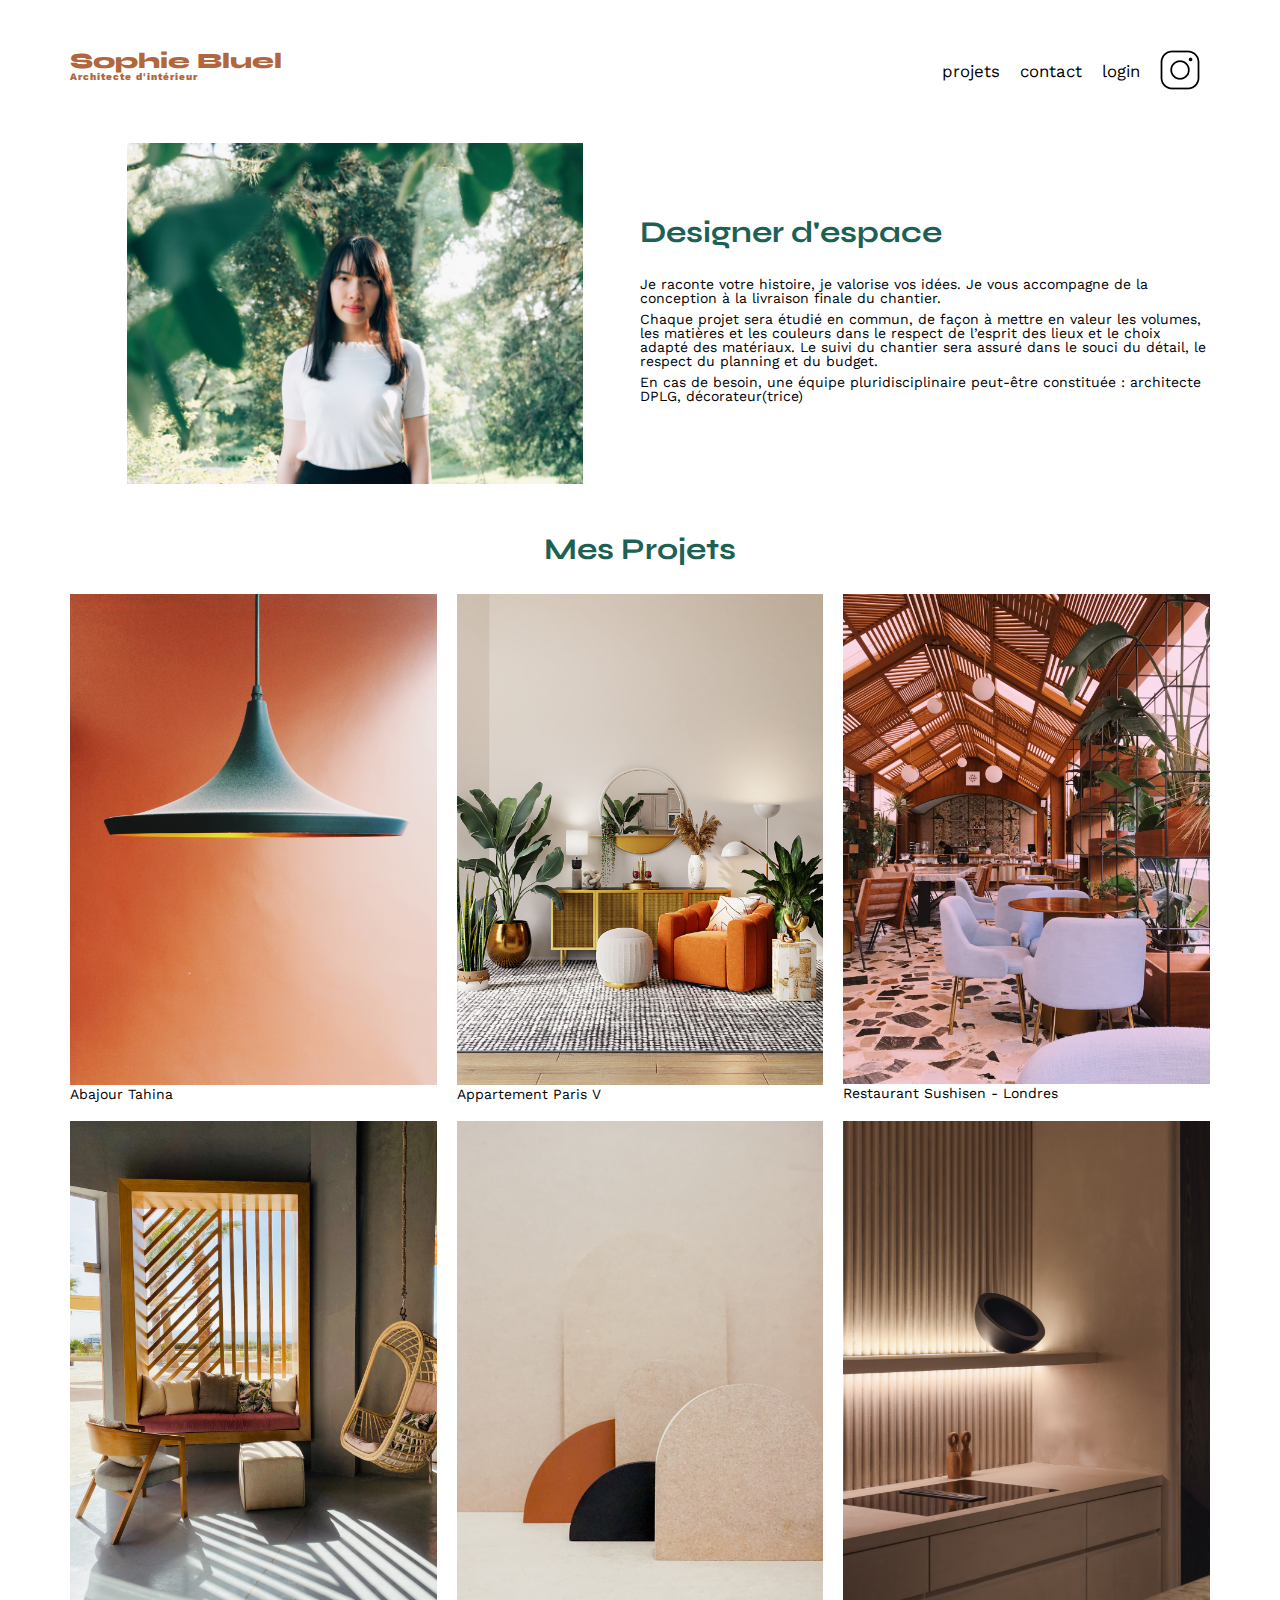
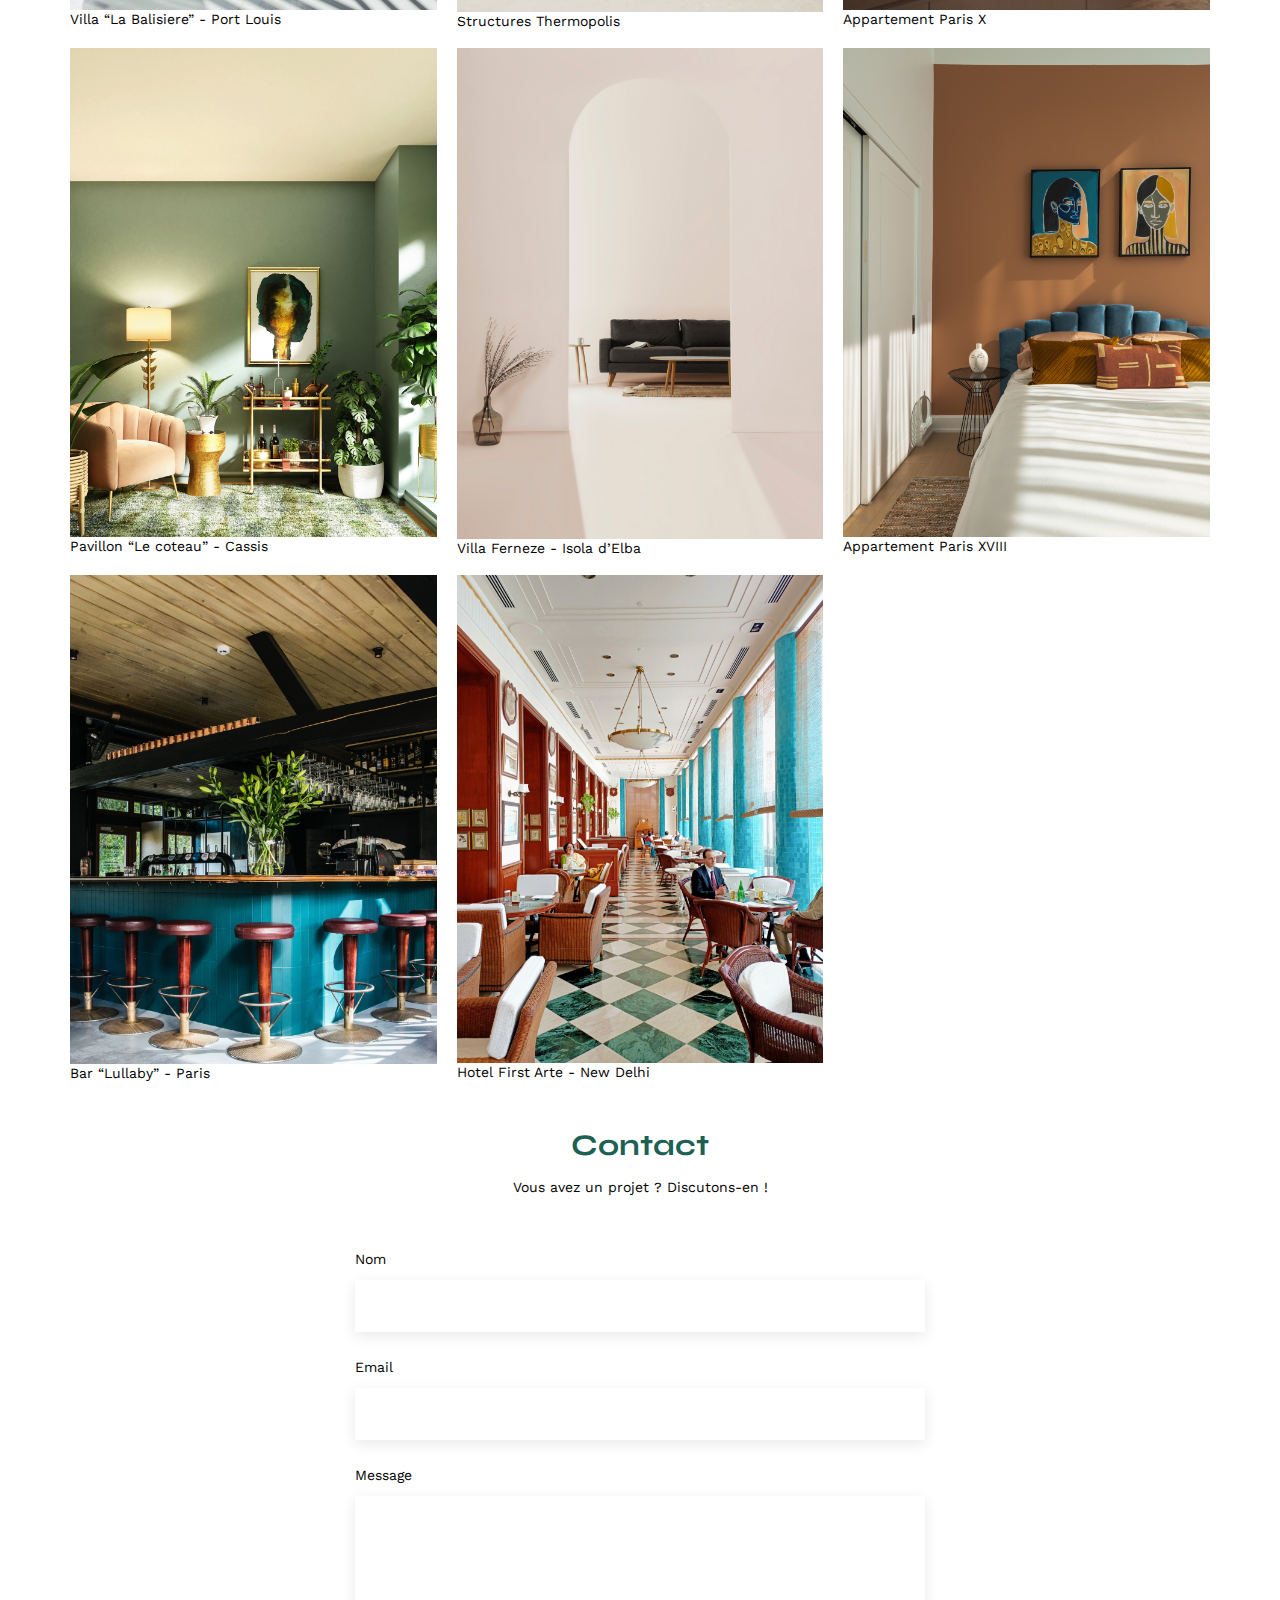
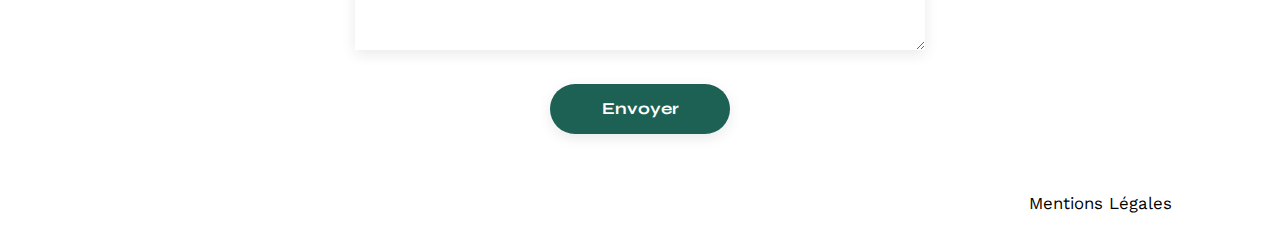
<file: FrontEnd/index.html>
<!DOCTYPE html>
<html lang="fr">
<head>
	<meta charset="UTF-8">
	<title>Sophie Bluel - Architecte d'intérieur</title>
	<meta name="viewport" content="width=device-width, initial-scale=1.0">
	<link rel="preconnect" href="https://fonts.googleapis.com">
	<link rel="preconnect" href="https://fonts.gstatic.com" crossorigin>
	<link href="https://fonts.googleapis.com/css2?family=Syne:wght@700;800&family=Work+Sans&display=swap" rel="stylesheet">
	<meta name="description" content="">
	<link rel="stylesheet" href="./assets/style.css">
</head>
<body>
<header>
	<h1>Sophie Bluel <span>Architecte d'intérieur</span></h1>
	<nav>
		<ul>
			<li>projets</li>
			<li>contact</li>
			<li>login</li>
			<li><img src="./assets/icons/instagram.png" alt="Instagram"></li>
		</ul>
	</nav>
</header>
<main>
	<section id="introduction">
		<figure>
			<img src="./assets/images/sophie-bluel.png" alt="">
		</figure>
		<article>
			<h2>Designer d'espace</h2>
			<p>Je raconte votre histoire, je valorise vos idées. Je vous accompagne de la conception à la livraison finale du chantier.</p>
			<p>Chaque projet sera étudié en commun, de façon à mettre en valeur les volumes, les matières et les couleurs dans le respect de l’esprit des lieux et le choix adapté des matériaux. Le suivi du chantier sera assuré dans le souci du détail, le respect du planning et du budget.</p>
			<p>En cas de besoin, une équipe pluridisciplinaire peut-être constituée : architecte DPLG, décorateur(trice)</p>
		</article>
	</section>
	<section id="portfolio">
		<h2>Mes Projets</h2>
		<div class="gallery">
			<figure>
				<img src="assets/images/abajour-tahina.png" alt="Abajour Tahina">
				<figcaption>Abajour Tahina</figcaption>
			</figure>
			<figure>
				<img src="assets/images/appartement-paris-v.png" alt="Appartement Paris V">
				<figcaption>Appartement Paris V</figcaption>
			</figure>
			<figure>
				<img src="assets/images/restaurant-sushisen-londres.png" alt="Restaurant Sushisen - Londres">
				<figcaption>Restaurant Sushisen - Londres</figcaption>
			</figure>
			<figure>
				<img src="assets/images/la-balisiere.png" alt="Villa “La Balisiere” - Port Louis">
				<figcaption>Villa “La Balisiere” - Port Louis</figcaption>
			</figure>
			<figure>
				<img src="assets/images/structures-thermopolis.png" alt="Structures Thermopolis">
				<figcaption>Structures Thermopolis</figcaption>
			</figure>
			<figure>
				<img src="assets/images/appartement-paris-x.png" alt="Appartement Paris X">
				<figcaption>Appartement Paris X</figcaption>
			</figure>
			<figure>
				<img src="assets/images/le-coteau-cassis.png" alt="Pavillon “Le coteau” - Cassis">
				<figcaption>Pavillon “Le coteau” - Cassis</figcaption>
			</figure>
			<figure>
				<img src="assets/images/villa-ferneze.png" alt="Villa Ferneze - Isola d’Elba">
				<figcaption>Villa Ferneze - Isola d’Elba</figcaption>
			</figure>
			<figure>
				<img src="assets/images/appartement-paris-xviii.png" alt="Appartement Paris XVIII">
				<figcaption>Appartement Paris XVIII</figcaption>
			</figure>
			<figure>
				<img src="assets/images/bar-lullaby-paris.png" alt="Bar “Lullaby” - Paris">
				<figcaption>Bar “Lullaby” - Paris</figcaption>
			</figure>
			<figure>
				<img src="assets/images/hotel-first-arte-new-delhi.png" alt="Hotel First Arte - New Delhi">
				<figcaption>Hotel First Arte - New Delhi</figcaption>
			</figure>
		</div>
	</section>
	<section id="contact">
		<h2>Contact</h2>
		<p>Vous avez un projet ? Discutons-en !</p>
		<form action="#" method="post">
			<label for="name">Nom</label>
			<input type="text" name="name" id="name">
			<label for="email">Email</label>
			<input type="email" name="email" id="email">
			<label for="message">Message</label>
			<textarea name="message" id="message" cols="30" rows="10"></textarea>
			<input type="submit" value="Envoyer">
		</form>
	</section>
</main>

<footer>
	<nav>
		<ul>
			<li>Mentions Légales</li>
		</ul>
	</nav>
</footer>
</body>
</html>
</file>
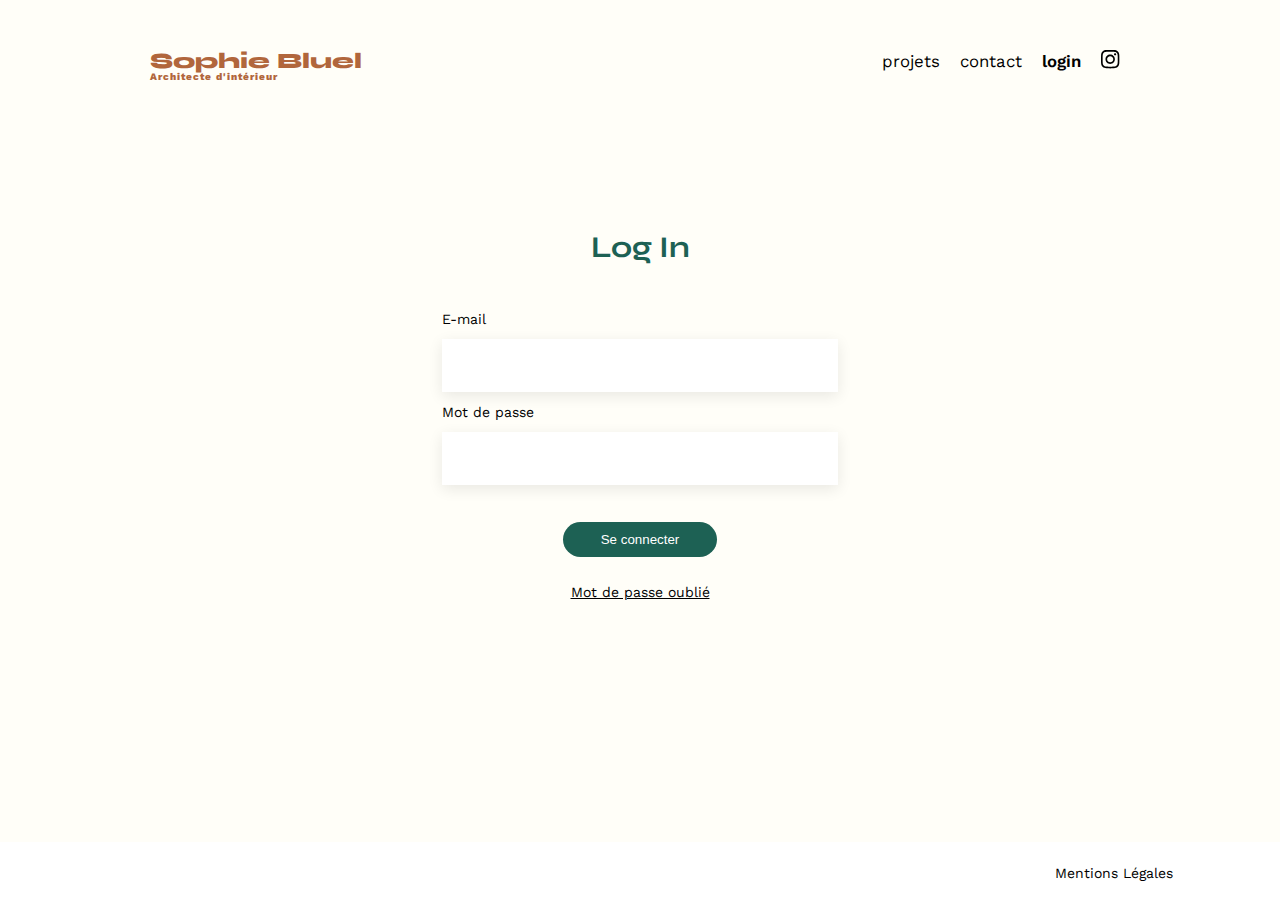
<file: FrontEnd/formulaire.html>
<!DOCTYPE html>
<html lang="fr">
  <head>
    <meta charset="UTF-8" />
    <title>Formulaire</title>
    <meta name="viewport" content="width=device-width, initial-scale=1.0" />
    <link rel="preconnect" href="https://fonts.googleapis.com" />
    <link rel="preconnect" href="https://fonts.gstatic.com" crossorigin />
    <link
      href="https://fonts.googleapis.com/css2?family=Syne:wght@700;800&family=Work+Sans&display=swap"
      rel="stylesheet"
    />
    <link
      rel="stylesheet"
      href="https://cdnjs.cloudflare.com/ajax/libs/font-awesome/6.2.1/css/all.min.css"
      integrity="sha512-MV7K8+y+gLIBoVD59lQIYicR65iaqukzvf/nwasF0nqhPay5w/9lJmVM2hMDcnK1OnMGCdVK+iQrJ7lzPJQd1w=="
      crossorigin="anonymous"
      referrerpolicy="no-referrer"
    />
    <meta name="description" content="" />
    <link rel="stylesheet" href="./assets/formulaire.css" />
    <script type="module" src="./JS/form.js" defer></script>
  </head>
  <body>
    <header>
      <h1>Sophie Bluel <span>Architecte d'intérieur</span></h1>
      <nav class="navbar">
        <ul>
          <a href="./index.html">
            <li>projets</li>
          </a>
          <li>contact</li>
          <li class="selected">login</li>
          <li>
            <img
              src="./assets/icons/instgrame_gras.svg"
              alt="Instagram"
              class="logo"
            />
          </li>
        </ul>
      </nav>
    </header>
    <main>
      <section id="formulaire-connexion">
        <h2>Log In</h2>
        <form method="get" action="">
          <label for="email">E-mail</label> <br />
          <input type="email" name="email" id="email" /> <br />
          <label for="password">Mot de passe</label> <br />
          <input type="password" name="password" id="password" /> <br />
          <button type="submit">Se connecter</button>
        </form>
        <aside class="formulaire-connexion__forget">Mot de passe oublié</aside>
      </section>
      <div class="popup inactive">
        <div class="popup__btn">
          <i class="fa-regular fa-circle-xmark"></i>
        </div>
        <div class="popup__txt"></div>
      </div>
    </main>
    <footer>
      <nav>
        <ul>
          <li>Mentions Légales</li>
        </ul>
      </nav>
    </footer>
  </body>
</html>
</file>
<file: FrontEnd/assets/style.css>
/* http://meyerweb.com/eric/tools/css/reset/
   v2.0 | 20110126
   License: none (public domain)
*/

html, body, div, span, applet, object, iframe,
h1, h2, h3, h4, h5, h6, p, blockquote, pre,
a, abbr, acronym, address, big, cite, code,
del, dfn, em, img, ins, kbd, q, s, samp,
small, strike, strong, sub, sup, tt, var,
b, u, i, center,
dl, dt, dd, ol, ul, li,
fieldset, form, label, legend,
table, caption, tbody, tfoot, thead, tr, th, td,
article, aside, canvas, details, embed,
figure, figcaption, footer, header, hgroup,
menu, nav, output, ruby, section, summary,
time, mark, audio, video {
	margin: 0;
	padding: 0;
	border: 0;
	font-size: 100%;
	font: inherit;
	vertical-align: baseline;
}
/* HTML5 display-role reset for older browsers */
article, aside, details, figcaption, figure,
footer, header, hgroup, menu, nav, section {
	display: block;
}
body {
	line-height: 1;
}
ol, ul {
	list-style: none;
}
blockquote, q {
	quotes: none;
}
blockquote:before, blockquote:after,
q:before, q:after {
	content: '';
	content: none;
}
table {
	border-collapse: collapse;
	border-spacing: 0;
}
/** end reset css**/
body {
	max-width: 1140px;
	margin:auto;
	font-family: 'Work Sans' ;
	font-size: 14px;
}
header {
	display: flex;
	justify-content: space-between;
	margin: 50px 0
}
section {
	margin: 50px 0
}

h1{
	display: flex;
	flex-direction: column;
	font-family: 'Syne';
	font-size: 22px;
	font-weight: 800;
	color: #B1663C
}

h1 > span {
	font-family: 'Work Sans';
	font-size:10px;
	letter-spacing: 0.1em;
;
}

h2{
	font-family: 'Syne';
	font-weight: 700;
	font-size: 30px;
	color: #1D6154
}
nav ul {
	display: flex;
	align-items: center;
	list-style-type: none;

}
nav li {
	padding: 0 10px;
	font-size: 1.2em;
}

li:hover {
	color: #B1663C;
}
#introduction {
	display: flex;
	align-items: center;
}
#introduction figure {
	flex: 1
}
#introduction img {
	display: block;
	margin: auto;
	width: 80%;
}

#introduction article {
	flex: 1
}
#introduction h2 {
	margin-bottom: 1em;
}

#introduction p {
	margin-bottom: 0.5em;
}
#portfolio h2 {
	text-align: center;
	margin-bottom: 1em;
}
.gallery {
	width: 100%;
	display: grid;
	grid-template-columns: 1fr 1fr 1fr;
	grid-column-gap: 20px;
	grid-row-gap: 20px;
}

.gallery img {
	width: 100%;

}
#contact {
	width: 50%;
margin: auto;
}
#contact > * {
	text-align: center;

}
#contact h2{
	margin-bottom: 20px;
}
#contact form {
	text-align: left;
	margin-top:30px;
	display: flex;
	flex-direction: column;
}

#contact input {
	height: 50px;
	font-size: 1.2em;
	border: none;
	box-shadow: 0px 4px 14px rgba(0, 0, 0, 0.09);
}
#contact label {
	margin: 2em 0 1em 0;
}
#contact textarea {
	border: none;
	box-shadow: 0px 4px 14px rgba(0, 0, 0, 0.09);
}

input[type="submit"]{
	font-family: 'Syne';
	font-weight: 700;
	color: white;
	background-color: #1D6154;
	margin : 2em auto ;
	width: 180px;
	text-align: center;
	border-radius: 60px ;
}

footer nav ul {
	display: flex;
	justify-content: flex-end;
	margin: 2em
}
</file>
<file: FrontEnd/assets/formulaire.css>
/***** Variables *****/
:root {
  --main-color: #b1663c;
  --secondary-color: #1d6154;
  --tertiary-color: #fffef8;
}
/* http://meyerweb.com/eric/tools/css/reset/
   v2.0 | 20110126
   License: none (public domain)
*/

html,
body,
div,
span,
applet,
object,
iframe,
h1,
h2,
h3,
h4,
h5,
h6,
p,
blockquote,
pre,
a,
abbr,
acronym,
address,
big,
cite,
code,
del,
dfn,
em,
img,
ins,
kbd,
q,
s,
samp,
small,
strike,
strong,
sub,
sup,
tt,
var,
b,
u,
i,
center,
dl,
dt,
dd,
ol,
ul,
li,
fieldset,
form,
label,
legend,
table,
caption,
tbody,
tfoot,
thead,
tr,
th,
td,
article,
aside,
canvas,
details,
embed,
figure,
figcaption,
footer,
header,
hgroup,
menu,
nav,
output,
ruby,
section,
summary,
time,
mark,
audio,
video {
  margin: 0;
  padding: 0;
  border: 0;
  font-size: 100%;
  font: inherit;
  vertical-align: baseline;
}
/* HTML5 display-role reset for older browsers */
article,
aside,
details,
figcaption,
figure,
footer,
header,
hgroup,
menu,
nav,
section {
  display: block;
}
body {
  line-height: 1;
}
ol,
ul {
  list-style: none;
  padding: 0;
}
a {
  color: inherit;
  text-decoration: none;
}
blockquote,
q {
  quotes: none;
}
blockquote:before,
blockquote:after,
q:before,
q:after {
  content: "";
  content: none;
}
table {
  border-collapse: collapse;
  border-spacing: 0;
}
/** end reset css**/
/***** Généralités*****/
body {
  width: 100%;
  height: 100%;
  font-family: "Work Sans";
  font-size: 14px;
  background-color: var(--tertiary-color);
}

section {
  margin: 50px 0;
}

h1 {
  display: flex;
  flex-direction: column;
  font-family: "Syne";
  font-size: 22px;
  font-weight: 800;
  color: var(--main-color);
}

h1 > span {
  font-family: "Work Sans";
  font-size: 10px;
  letter-spacing: 0.1em;
}

h2 {
  font-family: "Syne";
  font-weight: 700;
  font-size: 30px;
  color: var(--secondary-color);
}
/***** Header*****/
header {
  display: flex;
  justify-content: space-between;
  margin: 3.125rem 9.375rem 9.375rem 9.375rem;
}
.navbar ul {
  display: flex;
  align-items: center;
  list-style-type: none;
}
.navbar li {
  padding: 0 10px;
  font-size: 1.2em;
  transition: all 300ms;
}
.navbar li:not(.selected) {
  cursor: pointer;
}
.navbar li:hover:not(.selected) {
  color: var(--main-color);
  transform: translateY(-5px) scale(1.1);
}
.navbar .selected {
  font-weight: 600;
}
.navbar .logo {
  width: 19.35px;
  height: 19.35px;
}
/***** Formulaire*****/
#formulaire-connexion {
  display: flex;
  flex-direction: column;
  justify-content: center;
  align-items: center;
}
#formulaire-connexion h2 {
  margin-bottom: 2.312rem;
}
#formulaire-connexion form {
  line-height: 2.5rem;
}
#formulaire-connexion input {
  border: none;
  min-width: 23.687rem;
  max-width: fit-content;
  height: 3.187rem;
  box-shadow: 0px 4px 14px 0px #00000017;
}
#formulaire-connexion input[type="email"] {
  padding-left: 1rem;
}
#formulaire-connexion input[type="password"] {
  padding-left: 1rem;
}
#formulaire-connexion button[type="submit"] {
  display: block;
  border: none;
  border-radius: 60px;
  margin: 2.312rem auto 1.75rem auto;
  padding: 0.625rem 2.375rem;
  background-color: var(--secondary-color);
  color: white;
  cursor: pointer;
  transition: transform 350ms;
}
#formulaire-connexion button[type="submit"]:hover {
  transform: scale(1.1);
}
.formulaire-connexion__forget {
  text-decoration: underline;
  cursor: pointer;
}
#formulaire-connexion #logOut {
  display: block;
  border: none;
  border-radius: 60px;
  background-color: var(--secondary-color);
  color: white;
  cursor: pointer;
  transition: transform 350ms;
  margin-top: 1.5rem;
  padding: 0.625rem 2.375rem;
}
#formulaire-connexion #logOut:hover {
  transform: scale(1.1);
}
/***** Popup*****/
.popup {
  background-color: rgba(29, 97, 84, 0.3);
  backdrop-filter: blur(20px);
  width: 600px;
  height: 550px;
  border-radius: 30px;
  position: fixed;
  transform: translate(-50%, -50%);
  top: 50%;
  left: 50%;
  z-index: 1;
}
.popup .popup__btn {
  position: absolute;
  top: 24px;
  right: 24px;
  font-size: 1.5rem;
  color: var(--tertiary-color);
  opacity: 0.8;
  cursor: pointer;
}
.popup .popup__txt {
  font-size: 1.5rem;
}
.active {
  display: flex;
  justify-content: center;
  align-items: center;
}
.inactive {
  display: none;
}
/***** Footer*****/
footer {
  position: fixed;
  bottom: 0;
  left: 0;
  width: 100vw;
}
footer nav ul {
  display: flex;
  justify-content: flex-end;
  background-color: white;
}
footer li {
  margin-right: 6.68rem;
  padding-top: 1.5rem;
  padding-bottom: 1.25rem;
}
</file>
